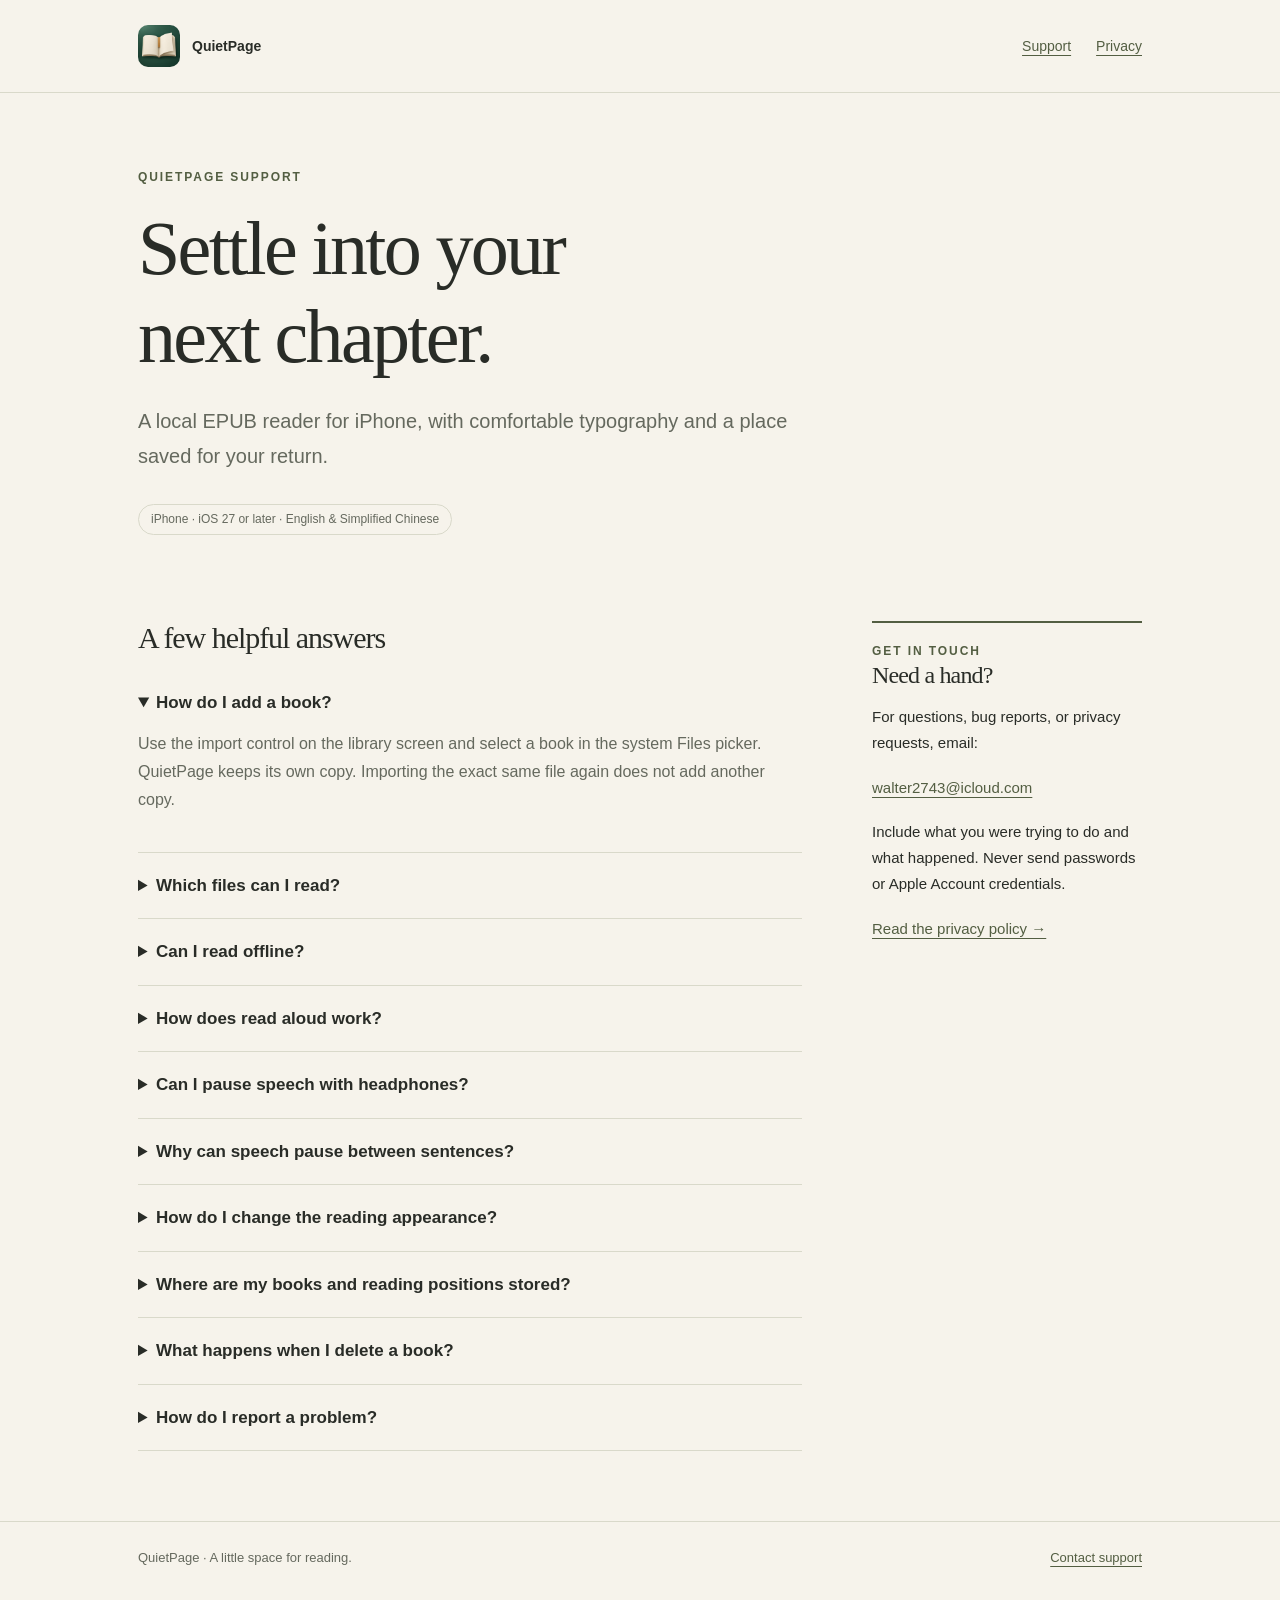
<file: index.html>
<!doctype html><html lang="en"><head><meta charset="utf-8"><meta name="viewport" content="width=device-width,initial-scale=1"><meta name="description" content="Help with importing EPUB books, reading settings, offline reading, and contacting QuietPage support."><title>Support · QuietPage</title><link rel="icon" href="./icon.png"><link rel="stylesheet" href="./style.css"></head><body><header><nav class="wrap" aria-label="Main navigation"><a class="brand" href="./"><img src="./icon.png" alt="" width="42" height="42">QuietPage</a><a href="./">Support</a><a href="./privacy.html">Privacy</a></nav></header><main class="wrap"><section class="hero"><div class="eyebrow">QuietPage support</div><h1>Settle into your<br>next chapter.</h1><p class="lead">A local EPUB reader for iPhone, with comfortable typography and a place saved for your return.</p><span class="pill">iPhone · iOS 27 or later · English &amp; Simplified Chinese</span></section><div class="layout"><section class="content" aria-labelledby="help"><h2 id="help">A few helpful answers</h2><details open><summary>How do I add a book?</summary><p>Use the import control on the library screen and select a book in the system Files picker. QuietPage keeps its own copy. Importing the exact same file again does not add another copy.</p></details><details><summary>Which files can I read?</summary><p>QuietPage supports DRM-free, reflowable EPUB 2 and EPUB 3 books. PDF, fixed-layout EPUB, and DRM-protected books are not supported. QuietPage does not sell or supply books.</p></details><details><summary>Can I read offline?</summary><p>Once a book has been imported, its core reading features work locally. Opening an external link uses the system browser and may require an internet connection.</p></details><details><summary>How does read aloud work?</summary><p>If your installed version includes Read aloud, open it from the reading menu and choose Apple speech or your own ElevenLabs model and voice. ElevenLabs needs a valid API key, network access for uncached audio, and your confirmation before sending text to the service. Its account charges and data policies apply. See the <a href="./privacy.html">privacy policy</a> for details.</p></details><details><summary>Can I pause speech with headphones?</summary><p>Compatible headset controls can pause and resume active narration. Disconnecting the audio output pauses narration. Hardware controls depend on the headset and connection. The on-screen and lock-screen controls are also available.</p></details><details><summary>Why can speech pause between sentences?</summary><p>Uncached cloud audio must be generated before it can play. QuietPage reuses generated audio and prefetches a limited amount, but generation speed and network conditions can still cause waiting. Check your account allowance and connection if an error is shown, or choose Apple speech.</p></details><details><summary>How do I change the reading appearance?</summary><p>Open Reading settings from the reading menu to change the font, size, line spacing, margins, alignment, or theme. Reading preferences are shared across books. Light, Paper, and Dark themes are also available from the library Settings menu.</p></details><details><summary>Where are my books and reading positions stored?</summary><p>Imported copies, reading positions, bookmarks, and settings are stored in the app on your device. QuietPage has no account system or built-in cloud sync.</p></details><details><summary>What happens when I delete a book?</summary><p>After confirmation, QuietPage removes its imported copy and the associated reading progress, bookmarks, and speech cache. Your original source file is left untouched. Importing it again adds it as a new book.</p></details><details><summary>How do I report a problem?</summary><p>Email support with a description, the steps that led to the problem, your iOS version, and your QuietPage version. After returning to the library, Settings can export diagnostic logs from your latest reading session. Sharing them is optional; review the file before sending it. Please do not send copyrighted book files.</p></details></section><aside class="aside"><div class="eyebrow">Get in touch</div><h2>Need a hand?</h2><p>For questions, bug reports, or privacy requests, email:</p><p><a href="mailto:walter2743@icloud.com">walter2743@icloud.com</a></p><p>Include what you were trying to do and what happened. Never send passwords or Apple Account credentials.</p><p><a href="./privacy.html">Read the privacy policy →</a></p></aside></div></main><footer><div class="wrap"><span>QuietPage · A little space for reading.</span><a href="mailto:walter2743@icloud.com">Contact support</a></div></footer></body></html>
</file>
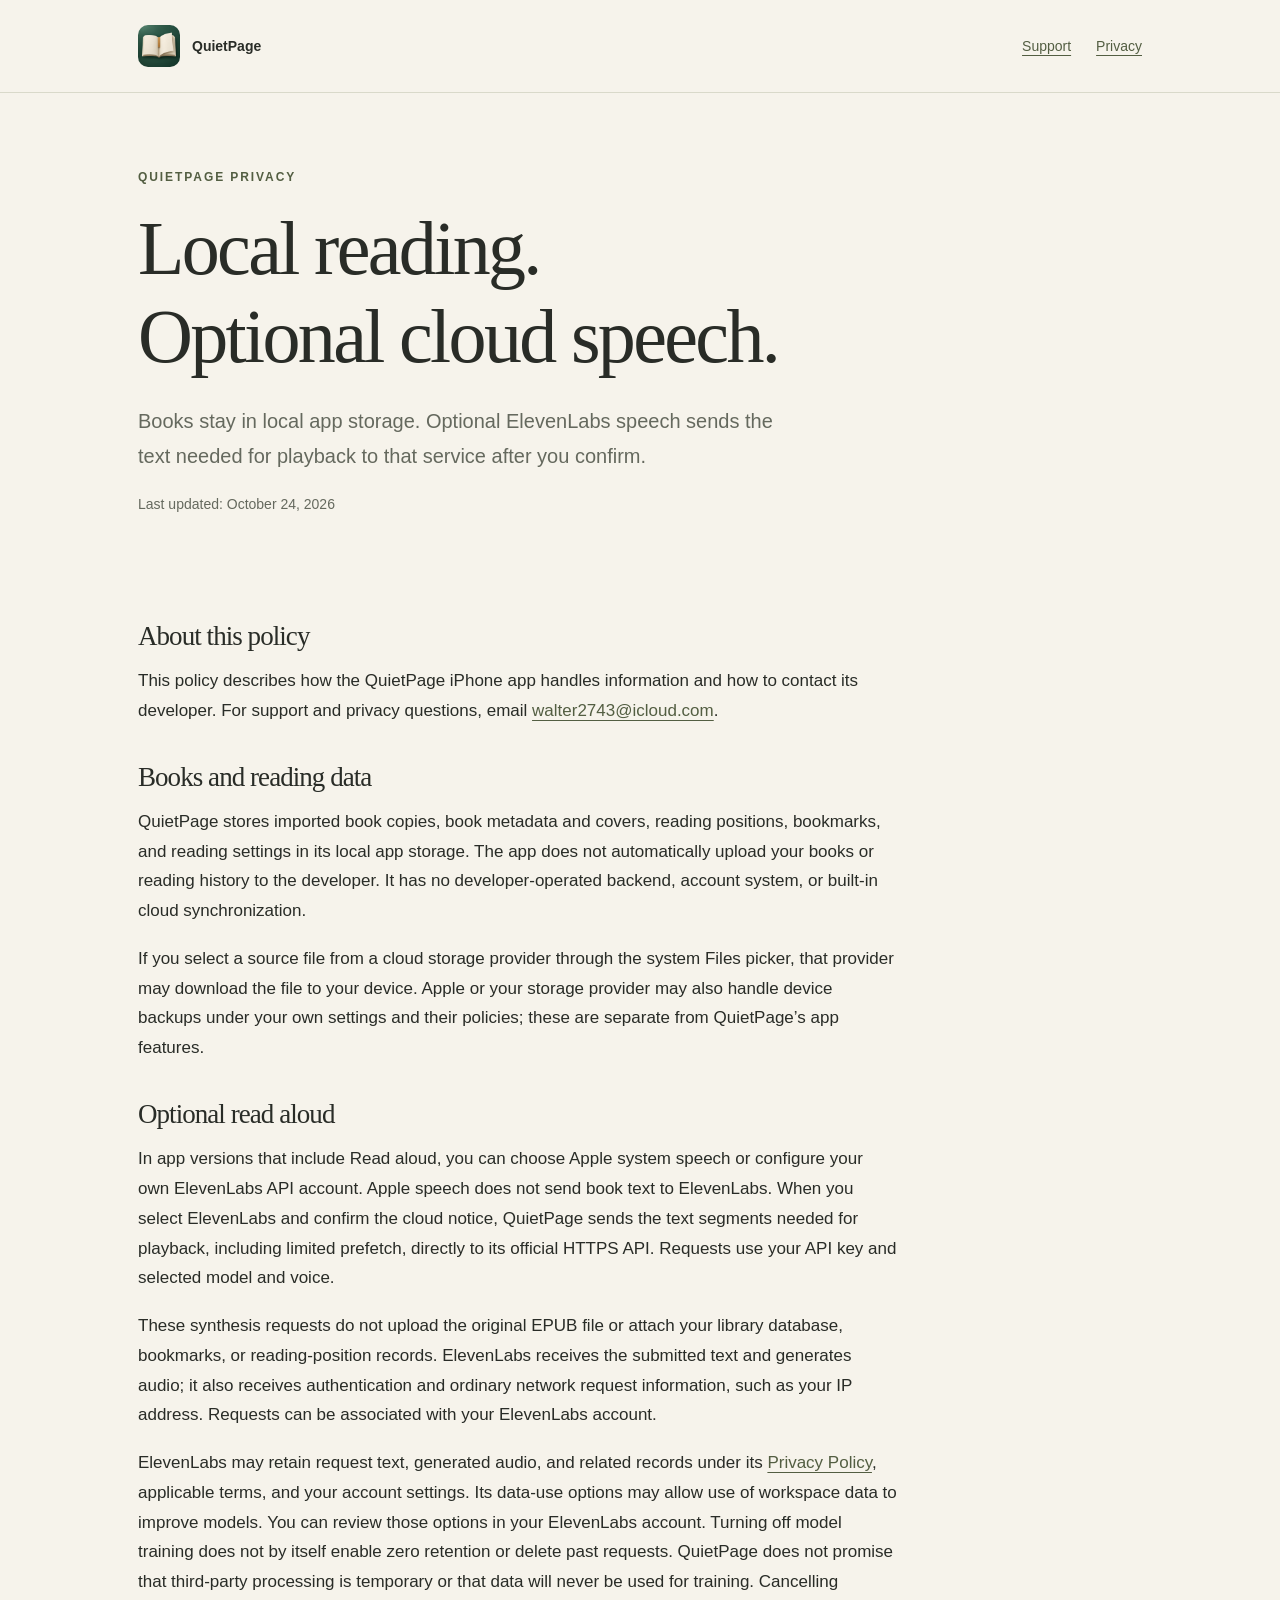
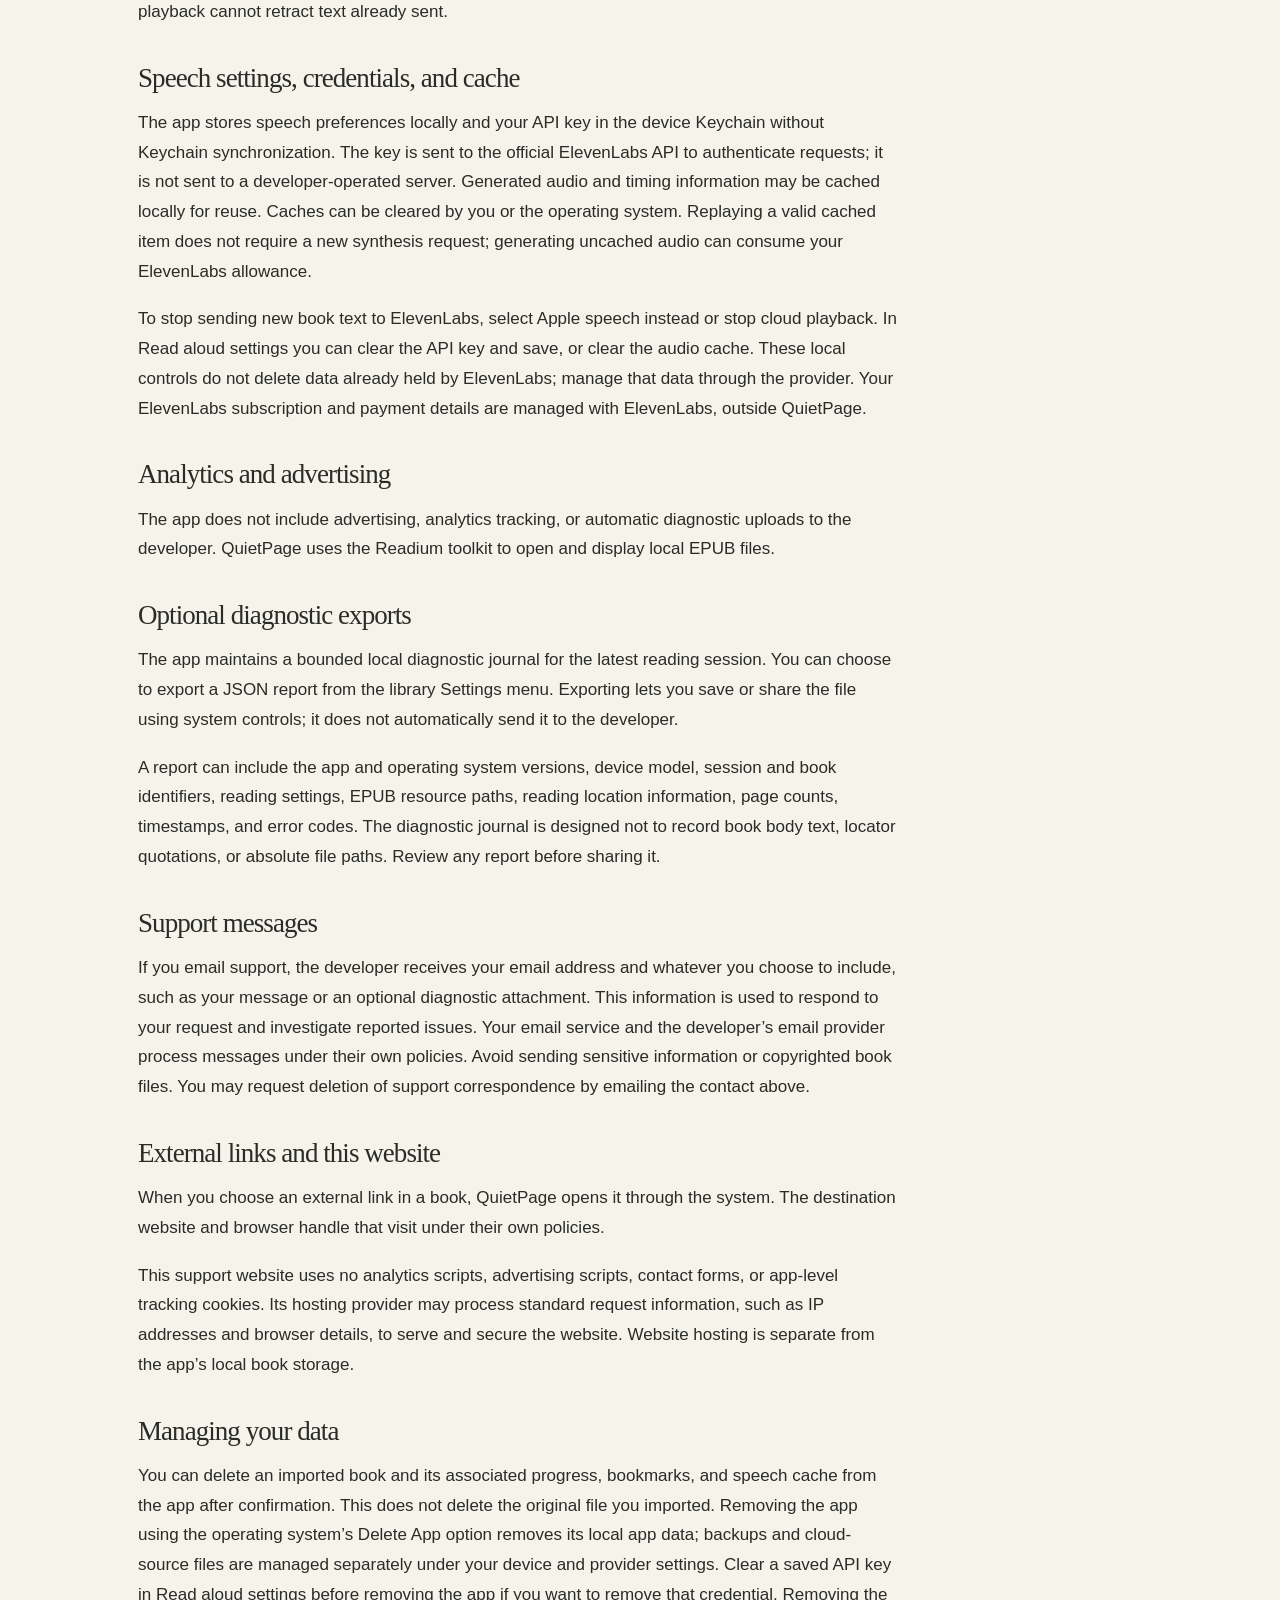
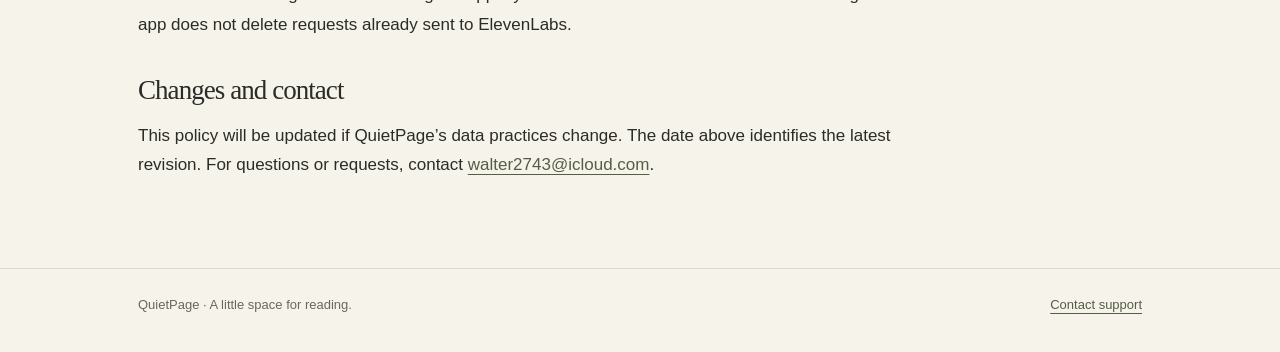
<file: privacy.html>
<!doctype html><html lang="en"><head><meta charset="utf-8"><meta name="viewport" content="width=device-width,initial-scale=1"><meta name="description" content="How QuietPage handles local books, reading data, optional diagnostics, and support messages."><title>Privacy policy · QuietPage</title><link rel="icon" href="./icon.png"><link rel="stylesheet" href="./style.css"></head><body><header><nav class="wrap" aria-label="Main navigation"><a class="brand" href="./"><img src="./icon.png" alt="" width="42" height="42">QuietPage</a><a href="./">Support</a><a href="./privacy.html">Privacy</a></nav></header><main class="wrap"><section class="hero"><div class="eyebrow">QuietPage privacy</div><h1>Local reading.<br>Optional cloud speech.</h1><p class="lead">Books stay in local app storage. Optional ElevenLabs speech sends the text needed for playback to that service after you confirm.</p><p class="meta">Last updated: October 24, 2026</p></section><article class="policy"><h2>About this policy</h2><p>This policy describes how the QuietPage iPhone app handles information and how to contact its developer. For support and privacy questions, email <a href="mailto:walter2743@icloud.com">walter2743@icloud.com</a>.</p><h2>Books and reading data</h2><p>QuietPage stores imported book copies, book metadata and covers, reading positions, bookmarks, and reading settings in its local app storage. The app does not automatically upload your books or reading history to the developer. It has no developer-operated backend, account system, or built-in cloud synchronization.</p><p>If you select a source file from a cloud storage provider through the system Files picker, that provider may download the file to your device. Apple or your storage provider may also handle device backups under your own settings and their policies; these are separate from QuietPage’s app features.</p><h2>Optional read aloud</h2>
<p>In app versions that include Read aloud, you can choose Apple system speech or configure your own ElevenLabs API account. Apple speech does not send book text to ElevenLabs. When you select ElevenLabs and confirm the cloud notice, QuietPage sends the text segments needed for playback, including limited prefetch, directly to its official HTTPS API. Requests use your API key and selected model and voice.</p>
<p>These synthesis requests do not upload the original EPUB file or attach your library database, bookmarks, or reading-position records. ElevenLabs receives the submitted text and generates audio; it also receives authentication and ordinary network request information, such as your IP address. Requests can be associated with your ElevenLabs account.</p>
<p>ElevenLabs may retain request text, generated audio, and related records under its <a href="https://elevenlabs.io/privacy-policy">Privacy Policy</a>, applicable terms, and your account settings. Its data-use options may allow use of workspace data to improve models. You can review those options in your ElevenLabs account. Turning off model training does not by itself enable zero retention or delete past requests. QuietPage does not promise that third-party processing is temporary or that data will never be used for training. Cancelling playback cannot retract text already sent.</p>
<h2>Speech settings, credentials, and cache</h2>
<p>The app stores speech preferences locally and your API key in the device Keychain without Keychain synchronization. The key is sent to the official ElevenLabs API to authenticate requests; it is not sent to a developer-operated server. Generated audio and timing information may be cached locally for reuse. Caches can be cleared by you or the operating system. Replaying a valid cached item does not require a new synthesis request; generating uncached audio can consume your ElevenLabs allowance.</p>
<p>To stop sending new book text to ElevenLabs, select Apple speech instead or stop cloud playback. In Read aloud settings you can clear the API key and save, or clear the audio cache. These local controls do not delete data already held by ElevenLabs; manage that data through the provider. Your ElevenLabs subscription and payment details are managed with ElevenLabs, outside QuietPage.</p>
<h2>Analytics and advertising</h2><p>The app does not include advertising, analytics tracking, or automatic diagnostic uploads to the developer. QuietPage uses the Readium toolkit to open and display local EPUB files.</p><h2>Optional diagnostic exports</h2><p>The app maintains a bounded local diagnostic journal for the latest reading session. You can choose to export a JSON report from the library Settings menu. Exporting lets you save or share the file using system controls; it does not automatically send it to the developer.</p><p>A report can include the app and operating system versions, device model, session and book identifiers, reading settings, EPUB resource paths, reading location information, page counts, timestamps, and error codes. The diagnostic journal is designed not to record book body text, locator quotations, or absolute file paths. Review any report before sharing it.</p><h2>Support messages</h2><p>If you email support, the developer receives your email address and whatever you choose to include, such as your message or an optional diagnostic attachment. This information is used to respond to your request and investigate reported issues. Your email service and the developer’s email provider process messages under their own policies. Avoid sending sensitive information or copyrighted book files. You may request deletion of support correspondence by emailing the contact above.</p><h2>External links and this website</h2><p>When you choose an external link in a book, QuietPage opens it through the system. The destination website and browser handle that visit under their own policies.</p><p>This support website uses no analytics scripts, advertising scripts, contact forms, or app-level tracking cookies. Its hosting provider may process standard request information, such as IP addresses and browser details, to serve and secure the website. Website hosting is separate from the app’s local book storage.</p><h2>Managing your data</h2><p>You can delete an imported book and its associated progress, bookmarks, and speech cache from the app after confirmation. This does not delete the original file you imported. Removing the app using the operating system’s Delete App option removes its local app data; backups and cloud-source files are managed separately under your device and provider settings. Clear a saved API key in Read aloud settings before removing the app if you want to remove that credential. Removing the app does not delete requests already sent to ElevenLabs.</p><h2>Changes and contact</h2><p>This policy will be updated if QuietPage’s data practices change. The date above identifies the latest revision. For questions or requests, contact <a href="mailto:walter2743@icloud.com">walter2743@icloud.com</a>.</p></article></main><footer><div class="wrap"><span>QuietPage · A little space for reading.</span><a href="mailto:walter2743@icloud.com">Contact support</a></div></footer></body></html>
</file>
<file: style.css>
@charset "UTF-8";
:root{color-scheme:light;--paper:#f6f3eb;--ink:#292c27;--muted:#65695e;--accent:#535e42;--line:#d9d9ca}*{box-sizing:border-box}body{margin:0;background:var(--paper);color:var(--ink);font:17px/1.75 -apple-system,BlinkMacSystemFont,"Segoe UI",sans-serif}a{color:var(--accent);text-underline-offset:4px}a:focus-visible{outline:3px solid var(--accent);outline-offset:5px}.wrap{max-width:1060px;padding:0 28px;margin:auto}header{padding:25px 0;border-bottom:1px solid var(--line)}nav{display:flex;align-items:center;gap:25px;flex-wrap:wrap}.brand{margin-right:auto;display:flex;align-items:center;gap:12px;color:var(--ink);font-weight:650;text-decoration:none}.brand img{width:42px;height:42px;border-radius:10px}nav>a{font-size:14px}.eyebrow{font-size:12px;font-weight:650;letter-spacing:.16em;text-transform:uppercase;color:var(--accent)}h1,h2{font-family:Georgia,serif;font-weight:400;line-height:1.16;letter-spacing:-.035em}h1{font-size:clamp(42px,7vw,76px);margin:16px 0 24px;max-width:820px}h2{font-size:30px;margin:36px 0 14px}h3{font-size:18px;line-height:1.5;margin:25px 0 8px}p{margin:0 0 18px}.hero{padding:74px 0 50px}.lead{font-size:20px;color:var(--muted);max-width:650px}.meta{font-size:14px;color:var(--muted)}.layout{display:grid;grid-template-columns:1fr 270px;gap:70px;padding-bottom:70px}.content{max-width:720px}.aside{border-top:2px solid var(--accent);padding-top:18px;margin-top:36px}.aside h2{font-size:24px;margin-top:0}.aside p{font-size:15px}details{border-bottom:1px solid var(--line);padding:20px 0}summary{cursor:pointer;font-weight:600;line-height:1.5}details p{margin-top:14px;font-size:16px;color:var(--muted)}footer{padding:25px 0 35px;border-top:1px solid var(--line);color:var(--muted);font-size:13px}footer .wrap{display:flex;gap:20px;justify-content:space-between;flex-wrap:wrap}.policy{padding-bottom:70px;max-width:760px}.policy h2{font-size:27px}.pill{display:inline-block;border:1px solid var(--line);padding:4px 12px;border-radius:20px;font-size:12px;color:var(--muted);margin-top:12px}ul{padding-left:22px}@media(max-width:720px){.wrap{padding:0 22px}.hero{padding-top:45px}.layout{grid-template-columns:1fr;gap:16px}.aside{margin-top:12px}.lead{font-size:18px}nav{gap:18px}}
</file>
